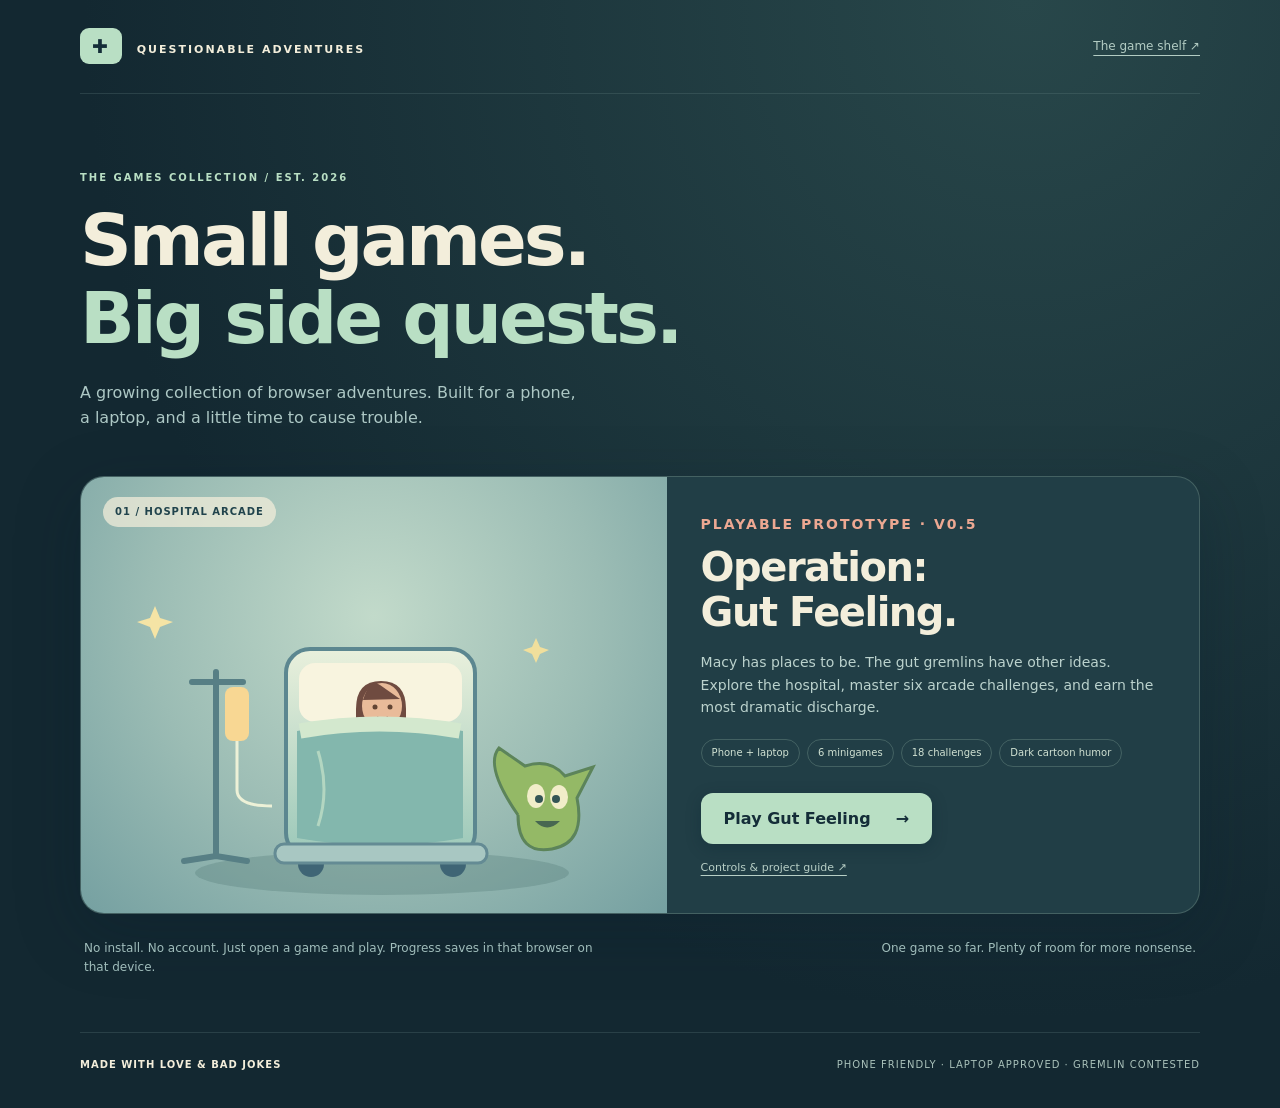
<file: index.html>
<!doctype html>
<html lang="en"><head><meta charset="utf-8"><meta name="viewport" content="width=device-width,initial-scale=1"><meta name="theme-color" content="#132b35"><meta name="description" content="Small browser games. Big side quests. Play on your phone or laptop."><title>Games · Questionable Adventures</title>
<style>
:root{color-scheme:dark;--ink:#142d38;--cream:#f3eedb;--mint:#b9dfc4;--coral:#eda892}*{box-sizing:border-box}body{margin:0;background:radial-gradient(ellipse at 80% 0,#28474a,transparent 65%),#132831;color:var(--cream);font:16px/1.6 system-ui,-apple-system,sans-serif}a{color:inherit}button,a{-webkit-tap-highlight-color:transparent}a:focus-visible{outline:3px solid var(--coral);outline-offset:6px}main,header,footer{width:min(1120px,90%);margin:auto}header{height:94px;display:flex;align-items:center;justify-content:space-between;border-bottom:1px solid #66838244}.brand{font-size:11px;font-weight:800;letter-spacing:2px;text-decoration:none}.brand span{background:var(--mint);color:var(--ink);padding:7px 12px;border-radius:9px;margin-right:9px;font-size:19px}header>a:last-child{font-size:12px;color:#b3ccc3;text-underline-offset:5px}.intro{padding:66px 0 45px}.eyebrow{font-size:10px;letter-spacing:2px;color:var(--mint);font-weight:800}h1{font-size:clamp(38px,6vw,72px);letter-spacing:-3px;line-height:1.08;max-width:700px;margin:16px 0 22px}h1 em{color:var(--mint);font-style:normal}.intro p:last-child{color:#adc8c5;max-width:510px;margin:0}.game{display:grid;grid-template-columns:1.1fr 1fr;border:1px solid #78978c66;border-radius:24px;overflow:hidden;background:#213e46;box-shadow:0 18px 65px #061d2a40}.art{min-height:390px;position:relative;display:grid;place-items:center;background:radial-gradient(ellipse at 50% 32%,#c2daca,#9bbcb4 55%,#75a0a1);color:#20434c}.art svg{width:100%;max-width:500px;align-self:end}.art .badge{position:absolute;left:22px;top:20px;border-radius:40px;padding:7px 12px;background:#f4efdbb8;font-size:10px;font-weight:800;letter-spacing:1px}.copy{padding:36px 34px;display:flex;flex-direction:column;justify-content:center}.copy .eyebrow{color:var(--coral);margin:0 0 10px}.copy h2{font-size:40px;letter-spacing:-1.5px;line-height:1.13;margin:0 0 16px}.copy p{font-size:14px;color:#bbd2cd;margin:0 0 20px}.tags{display:flex;gap:7px;flex-wrap:wrap;margin-bottom:26px}.tags span{padding:5px 10px;border:1px solid #77968c66;border-radius:30px;font-size:10px;color:#d0e1d2}.play{align-self:flex-start;display:inline-flex;gap:25px;align-items:center;text-decoration:none;color:var(--ink);background:var(--mint);padding:13px 23px;border-radius:12px;font-weight:800;box-shadow:0 4px 15px #08222d44;transition:transform .16s}.play:hover{transform:translateY(-2px)}.guide{display:inline-block;font-size:11px;color:#b8cfc6;margin-top:15px;text-underline-offset:4px}.note{display:flex;justify-content:space-between;gap:30px;padding:25px 4px 55px;font-size:12px;color:#a0bdbb}.note p{margin:0;max-width:530px}footer{border-top:1px solid #66838244;padding:24px 0 35px;display:flex;justify-content:space-between;gap:20px;font-size:10px;letter-spacing:1px;color:#a9c1ba}footer strong{color:var(--cream)}@media(max-width:700px){header{height:75px}.brand{font-size:9px;letter-spacing:1px}header>a:last-child{font-size:11px}.intro{padding:40px 0 30px}h1{letter-spacing:-1.8px}.game{grid-template-columns:1fr}.art{min-height:240px;max-height:290px}.art svg{max-width:360px}.copy{padding:27px}.copy h2{font-size:35px}.note,footer{flex-direction:column;gap:10px}.note{padding-bottom:35px}.play{min-height:50px}}@media(prefers-reduced-motion:reduce){.play{transition:none}.play:hover{transform:none}}
</style></head><body>
<header><a class="brand" href="./"><span>✚</span> QUESTIONABLE ADVENTURES</a><a href="https://github.com/DeusNosMachina/games">The game shelf ↗</a></header>
<main><section class="intro"><p class="eyebrow">THE GAMES COLLECTION / EST. 2026</p><h1>Small games.<br><em>Big side quests.</em></h1><p>A growing collection of browser adventures. Built for a phone, a laptop, and a little time to cause trouble.</p></section>
<article class="game"><div class="art"><span class="badge">01 / HOSPITAL ARCADE</span><svg viewBox="0 0 500 370" role="img" aria-label="A hospital bed, an IV stand, and a very suspicious gut gremlin"><defs><linearGradient id="b" x2="0" y2="1"><stop stop-color="#e9f0dc"/><stop offset="1" stop-color="#9bc8b9"/></linearGradient></defs><ellipse cx="258" cy="330" rx="187" ry="22" fill="#567b7955"/><path d="M92 129V313m-32 5 32-5 31 5M68 139h51" fill="none" stroke="#577f85" stroke-width="6" stroke-linecap="round"/><rect x="101" y="144" width="24" height="54" rx="8" fill="#f8d793"/><path d="M113 198v49q0 16 35 16" fill="none" stroke="#edf1d7" stroke-width="3"/><circle cx="187" cy="321" r="13" fill="#3f6575"/><circle cx="329" cy="321" r="13" fill="#3f6575"/><rect x="162" y="106" width="189" height="208" rx="24" fill="url(#b)" stroke="#5c8790" stroke-width="4"/><rect x="175" y="120" width="163" height="59" rx="16" fill="#f8f4df"/><path d="M257 138q-25 0-25 28v30h50v-30q0-28-25-28" fill="#6f4b40"/><ellipse cx="258" cy="163" rx="20" ry="23" fill="#e9bb99"/><path d="M239 157q7-22 17-15t20 14" fill="#6f4b40"/><circle cx="251" cy="164" r="2.5" fill="#624534"/><circle cx="266" cy="164" r="2.5" fill="#624534"/><path d="M253 174q6 5 11 0" fill="none" stroke="#a86b5a" stroke-width="2"/><path d="M173 188q81-15 166 0v107q-83 15-166 0Z" fill="#83b7ad"/><path d="M176 188q79-14 160 0" fill="none" stroke="#d3e8ce" stroke-width="15"/><path d="M194 208q12 39 0 75" fill="none" stroke="#b3d6c1" stroke-width="3"/><rect x="151" y="301" width="212" height="19" rx="9" fill="#a8c7c2" stroke="#648b94" stroke-width="3"/><path d="M394 272q-34-49-19-67l26 18q25-8 40 10l28-9-16 31q9 45-25 51t-34-34" fill="#94b966" stroke="#5c845a" stroke-width="3"/><ellipse cx="412" cy="253" rx="9" ry="12" fill="#f1edc9"/><ellipse cx="435" cy="254" rx="9" ry="12" fill="#f1edc9"/><circle cx="415" cy="256" r="4" fill="#345555"/><circle cx="432" cy="256" r="4" fill="#345555"/><path d="M411 278q12 13 25 0" fill="#476751"/><path d="m31 63 5 12 13 4-13 5-5 12-5-12-13-5 13-4Z" fill="#f5e4a5"/><path d="m412 95 4 9 9 3-9 4-4 9-4-9-9-4 9-3Z" fill="#f1df9c"/></svg></div><div class="copy"><p class="eyebrow">PLAYABLE PROTOTYPE · V0.5</p><h2>Operation:<br>Gut Feeling.</h2><p>Macy has places to be. The gut gremlins have other ideas. Explore the hospital, master six arcade challenges, and earn the most dramatic discharge.</p><div class="tags"><span>Phone + laptop</span><span>6 minigames</span><span>18 challenges</span><span>Dark cartoon humor</span></div><a class="play" href="./gut-feeling/">Play Gut Feeling <span aria-hidden="true">→</span></a><a class="guide" href="https://github.com/DeusNosMachina/games/tree/main/gut-feeling#readme">Controls &amp; project guide ↗</a></div></article>
<div class="note"><p>No install. No account. Just open a game and play. Progress saves in that browser on that device.</p><p>One game so far. Plenty of room for more nonsense.</p></div></main><footer><strong>MADE WITH LOVE &amp; BAD JOKES</strong><span>PHONE FRIENDLY · LAPTOP APPROVED · GREMLIN CONTESTED</span></footer></body></html>
</file>
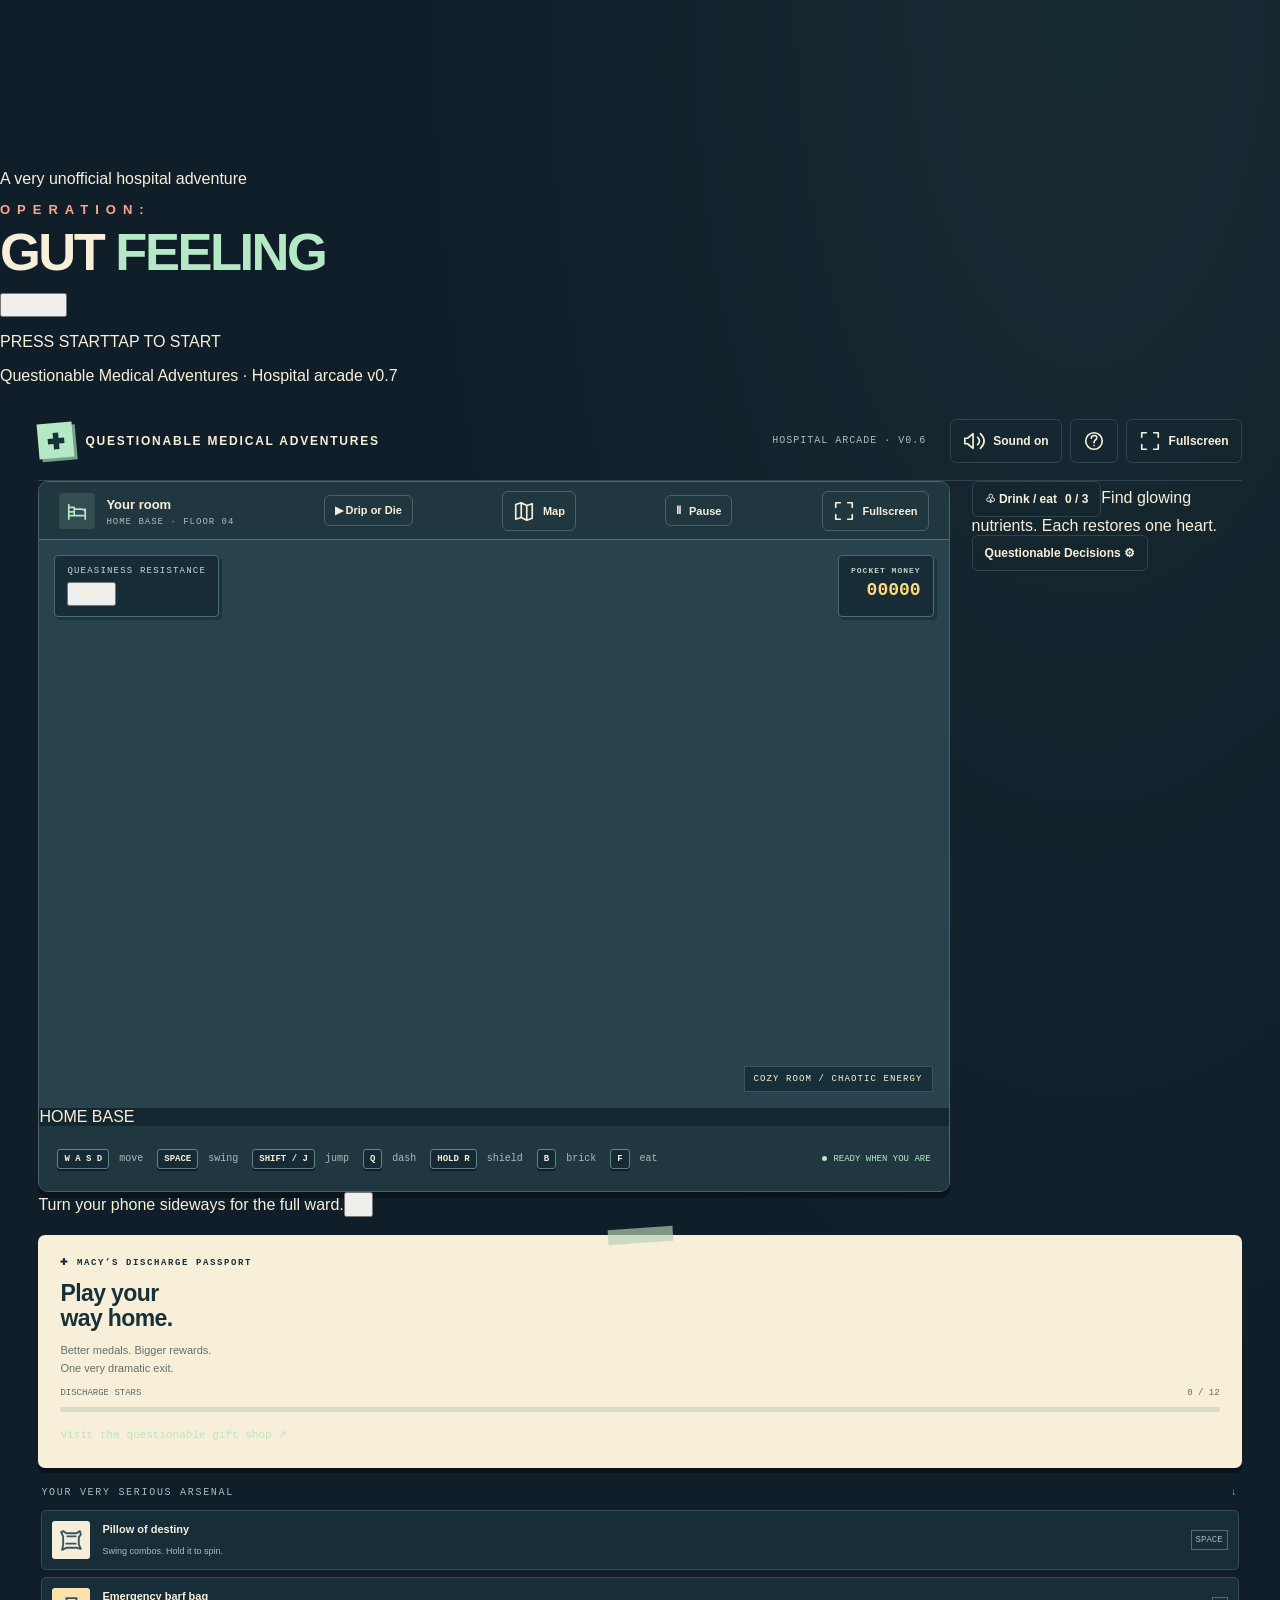
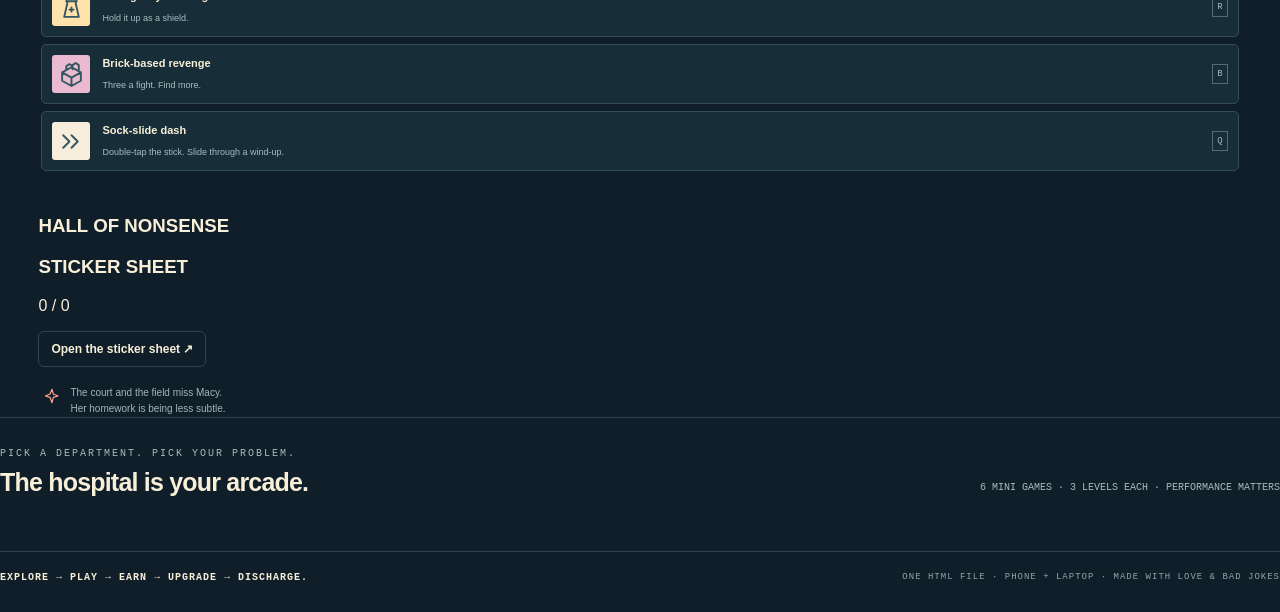
<file: gut-feeling/src/template.html>
<!doctype html>
<html lang="en">
<head>
<meta charset="utf-8">
<meta name="viewport" content="width=device-width,initial-scale=1,viewport-fit=cover">
<meta name="theme-color" content="#101e29">
<meta name="apple-mobile-web-app-capable" content="yes">
<meta name="mobile-web-app-capable" content="yes">
<meta name="apple-mobile-web-app-status-bar-style" content="black-translucent">
<meta name="apple-mobile-web-app-title" content="Gut Feeling">
<meta name="format-detection" content="telephone=no">
<meta name="description" content="Operation: Gut Feeling. A delightfully unhinged hospital adventure. A self-contained playable concept for phones and desktops.">
<title>Operation: Gut Feeling. A hospital adventure.</title>
<link rel="icon" type="image/png" sizes="64x64" href="favicon.png">
<link rel="icon" type="image/png" sizes="192x192" href="icon-192.png">
<link rel="apple-touch-icon" sizes="180x180" href="apple-touch-icon.png">
<link rel="manifest" href="manifest.webmanifest">
<meta name="theme-color" content="#173445">
<meta name="apple-mobile-web-app-capable" content="yes">
<meta name="apple-mobile-web-app-status-bar-style" content="black-translucent">
<meta name="apple-mobile-web-app-title" content="Gut Feeling">
<meta property="og:type" content="website">
<meta property="og:title" content="Operation: Gut Feeling">
<meta property="og:description" content="A hospital arcade for Macy: six games, a ward full of gremlins, a hallway full of her people, and one very long send-off.">
<meta property="og:url" content="https://deusnosmachina.github.io/games/gut-feeling/">
<meta property="og:image" content="https://deusnosmachina.github.io/games/gut-feeling/og.png">
<meta property="og:image:width" content="1200">
<meta property="og:image:height" content="630">
<meta name="twitter:card" content="summary_large_image">
<meta name="twitter:title" content="Operation: Gut Feeling">
<meta name="twitter:description" content="A hospital arcade for Macy: six games, a ward full of gremlins, a hallway full of her people, and one very long send-off.">
<meta name="twitter:image" content="https://deusnosmachina.github.io/games/gut-feeling/og.png">
<style>
:root{--bg:#101e29;--panel:#172a35;--line:#30444e;--cream:#f8efd9;--muted:#a8bdbe;--mint:#b5e8c5;--yellow:#ffda79;--coral:#ffa48e;--ink:#17313a;--shadow:0 6px 0 #09131c;--mono:ui-monospace,SFMono-Regular,Consolas,monospace}*{box-sizing:border-box}body{margin:0;background:var(--bg);color:var(--cream);font-family:Arial,Helvetica,sans-serif;background-image:radial-gradient(ellipse at 85% 0, #25444455,transparent 45%)}button,input{font:inherit}button{cursor:pointer;color:inherit}button:focus-visible,input:focus-visible,a:focus-visible{outline:3px solid var(--yellow);outline-offset:4px}button:disabled{opacity:.45;cursor:default}button{touch-action:manipulation}svg{width:22px;height:22px;vertical-align:middle;fill:none;stroke:currentColor;stroke-width:1.8;stroke-linecap:round;stroke-linejoin:round}.wrap{width:min(1400px,94%);margin:auto}header{height:80px;display:flex;align-items:center;justify-content:space-between;border-bottom:1px solid var(--line);gap:12px}.brand{display:flex;align-items:center;gap:12px;text-transform:uppercase;font-size:12px;letter-spacing:1.8px;font-weight:800}.brandmark{height:35px;width:35px;background:var(--mint);color:var(--ink);display:grid;place-items:center;box-shadow:3px 3px 0 #749f8c;transform:rotate(-5deg)}.header-actions{display:flex;gap:8px;align-items:center}.iconbtn,.smallbtn{border:1px solid var(--line);background:transparent;border-radius:6px;padding:10px 12px;display:inline-flex;gap:8px;align-items:center;font-size:12px;font-weight:700}.iconbtn:hover,.smallbtn:hover{background:#28424c}.version{font:10px var(--mono);color:var(--muted);margin-right:16px;text-transform:uppercase;letter-spacing:1px}.eyebrow{font:10px var(--mono);letter-spacing:2px;font-weight:700;color:var(--mint);margin:0 0 13px;text-transform:uppercase}.eyebrow .dot{display:inline-block;width:6px;height:6px;background:var(--mint);margin-right:7px;box-shadow:0 0 12px #b5e8c555}h1{font-size:clamp(34px,4.1vw,60px);font-weight:900;line-height:.95;letter-spacing:-2.5px;margin:0}h1 .operation{display:block;font-size:13px;letter-spacing:7px;font-weight:700;margin-bottom:11px;color:var(--coral)}h1 em{font-style:normal;color:var(--mint)}.game-layout{display:grid;grid-template-columns:minmax(0,1fr) 270px;gap:22px;align-items:start}.cabinet{border:1px solid #4a646b;background:#142730;border-radius:10px;box-shadow:var(--shadow);overflow:hidden}.gamebar{height:58px;padding:0 20px;display:flex;align-items:center;justify-content:space-between;gap:8px;background:#203740;border-bottom:1px solid #567174}.room-label{display:flex;gap:11px;align-items:center}.room-label>span{display:grid;place-items:center;background:#b5e8c520;color:var(--mint);padding:7px;border-radius:4px}.room-label strong{font-size:13px}.room-label small{display:block;font:9px var(--mono);letter-spacing:1px;color:var(--muted);margin-top:4px}.gamebar .smallbtn{border-color:#4a626b;padding:8px 10px;font-size:11px}.stage{position:relative;aspect-ratio:1.6;background:#29434e;isolation:isolate;overflow:hidden}#game{width:100%;height:100%;display:block;image-rendering:auto;outline:none;touch-action:none}.hud{position:absolute;inset:15px 15px auto;display:flex;justify-content:space-between;gap:10px;pointer-events:none}.hud-card{background:#162b35ed;border:1px solid #516c71;border-radius:4px;padding:10px 12px;box-shadow:3px 3px 0 #0c1d2866}.health-name{font:9px var(--mono);text-transform:uppercase;letter-spacing:1.2px;color:#c5d8d0;margin-bottom:6px}.hearts{display:flex;gap:5px;color:var(--coral)}.hearts svg{width:18px;height:18px;fill:currentColor;stroke:none}.hearts .empty{color:#47616a}.score{font:700 18px var(--mono);color:var(--yellow);text-align:right;white-space:nowrap}.score small{font-size:8px;letter-spacing:1px;color:#bfd0c9;display:block;margin-bottom:5px}.scene-tag{position:absolute;right:16px;bottom:16px;font:9px var(--mono);letter-spacing:1.1px;color:#fff6d4;background:#122b34c9;padding:7px 9px;border:1px solid #71928c66;pointer-events:none}.primary{display:inline-flex;align-items:center;justify-content:center;gap:9px;background:var(--mint);border:1px solid #17313a;border-radius:4px;box-shadow:0 3px 0 #17313a;color:var(--ink);font-size:12px;font-weight:800;padding:11px 16px}.primary:hover{filter:brightness(1.07);transform:translateY(-1px)}.primary:active{transform:translateY(2px);box-shadow:none}.primary.coral{background:var(--coral)}.primary.yellow{background:var(--yellow)}.toast{position:absolute;top:100px;left:50%;transform:translateX(-50%);background:var(--cream);color:var(--ink);border:2px solid #17313a;box-shadow:3px 3px 0 #17313a;font:700 11px var(--mono);padding:11px 16px;text-align:center;width:max-content;max-width:80%;opacity:0;pointer-events:none;transition:opacity .15s}.toast.show{opacity:1}.controlbar{background:#203740;min-height:65px;display:flex;align-items:center;justify-content:space-between;padding:12px 18px;gap:10px}.key-guide{color:var(--muted);font:10px var(--mono);display:flex;gap:14px;align-items:center}.key-guide b{display:inline-block;color:var(--cream);border:1px solid #678087;background:#142a34;border-radius:3px;padding:4px 6px;font-size:9px;box-shadow:0 2px 0 #0c1d28;margin-right:4px}.play-status{display:flex;align-items:center;gap:6px;color:var(--mint);font:9px var(--mono);white-space:nowrap}.play-status i{width:5px;height:5px;background:var(--mint);border-radius:50%}.touch-controls{display:none;justify-content:space-between;align-items:center;width:100%;gap:10px;user-select:none}.joystick{width:100px;height:100px;border-radius:50%;border:1px solid #6c8a8a;background:#152c35;position:relative;touch-action:none;box-shadow:inset 0 0 0 10px #1d3741;flex-shrink:0}.joystick:before,.joystick:after{content:'';position:absolute;background:#526f74;opacity:.5}.joystick:before{width:1px;height:70px;left:49px;top:14px}.joystick:after{height:1px;width:70px;top:49px;left:14px}.stick{position:absolute;width:42px;height:42px;left:28px;top:28px;background:#94b9b3;border-radius:50%;border:3px solid #c0dcd0;box-shadow:0 4px 0 #0b202a;z-index:2;pointer-events:none}.touch-actions{display:flex;align-items:center;gap:10px}.touch-actions button{border-radius:50%;width:62px;height:62px;border:2px solid #101e29;box-shadow:0 4px 0 #0c1d28;background:var(--mint);color:var(--ink);display:flex;flex-direction:column;align-items:center;justify-content:center;gap:3px;font:700 8px var(--mono);touch-action:none}.touch-actions .attack{width:78px;height:78px;background:var(--coral)}.touch-actions .cycle{width:44px;height:44px;background:#38515a;color:var(--cream);border:1px solid #6d8588}.sidebar{display:flex;flex-direction:column;gap:18px}.questcard{background:var(--cream);color:var(--ink);border-radius:7px;padding:22px;box-shadow:0 5px 0 #09131c;position:relative}.questcard:before{content:'';position:absolute;width:65px;height:15px;left:calc(50% - 32px);top:-7px;background:#b8d1b3aa;transform:rotate(-4deg)}.section-kicker{font:9px var(--mono);font-weight:700;letter-spacing:1.6px;text-transform:uppercase}.questcard h2{font-size:23px;line-height:1.06;letter-spacing:-.6px;margin:13px 0 8px}.questcard>p{font-size:11px;line-height:1.65;color:#62716c}.quest-list{list-style:none;margin:19px 0;padding:0;display:grid;gap:17px}.quest-list li{display:flex;gap:10px}.quest-list i{font:11px var(--mono);font-style:normal;min-width:22px;height:22px;border:1px solid #809186;display:grid;place-items:center;border-radius:3px}.quest-list .done i{background:#d0e3c7}.quest-list strong{font-size:11px;display:block;line-height:1.5}.quest-list small{font-size:10px;line-height:1.5;color:#718077;display:block;margin-top:2px}.progress-label{display:flex;justify-content:space-between;font:9px var(--mono);color:#547266}.progress-track{height:5px;background:#d7dcc8;margin-top:9px;border-radius:3px}.progress-track div{height:100%;width:0;background:#527e62;transition:width .5s}.inventory{padding:0 3px}.inventory h3{font:10px var(--mono);color:var(--muted);letter-spacing:1.7px;display:flex;justify-content:space-between;margin:1px 0 12px}.item{display:flex;gap:12px;align-items:center;width:100%;text-align:left;background:#172e38;border:1px solid #324d56;padding:10px;border-radius:5px;margin-bottom:7px}.item.selected{border-color:var(--mint);background:#203c42}.item-icon{width:38px;height:38px;flex-shrink:0;background:#f6eddb;color:#345661;border-radius:3px;display:grid;place-items:center}.item:nth-of-type(2) .item-icon{background:#ffe2ab}.item:nth-of-type(3) .item-icon{background:#e9bad0}.item-icon svg{width:25px;height:25px}.item strong{display:block;font-size:11px;margin-bottom:5px}.item small{color:var(--muted);font-size:9px}.item kbd{margin-left:auto;font:9px var(--mono);border:1px solid #536c74;padding:4px;color:var(--muted)}.aside-note{display:flex;gap:10px;padding:0 6px;color:#9fb7b6;font-size:10px;line-height:1.6}.aside-note svg{flex-shrink:0;width:16px;color:var(--coral)}.below{display:flex;align-items:center;justify-content:space-between;gap:16px;margin:20px 0 32px;font-size:11px;color:var(--muted)}.below span{color:var(--coral)}.textbtn{background:none;border:0;color:var(--mint);padding:5px 0;font:11px var(--mono)}.world-section{border-top:1px solid var(--line);padding:30px 0 35px}.world-heading{display:flex;align-items:end;justify-content:space-between;gap:10px;margin-bottom:19px}.world-heading h2{font-size:25px;letter-spacing:-.8px;margin:0}.world-heading p{font:10px var(--mono);color:var(--muted);margin:0 0 4px}.department-grid{display:grid;grid-template-columns:repeat(5,1fr);gap:12px}.dept-card{padding:0;text-align:left;border:1px solid #38525b;border-radius:6px;overflow:hidden;background:#1b303a;transition:transform .2s}.dept-card:hover{transform:translateY(-4px);border-color:var(--mint)}.dept-card canvas{display:block;width:100%;height:auto;aspect-ratio:260/135;image-rendering:auto;background:#25424b}.dept-copy{padding:13px 13px 15px}.dept-copy>div{display:flex;justify-content:space-between;font:8px var(--mono);letter-spacing:.8px;color:var(--mint);margin-bottom:7px}.dept-card h3{font-size:13px;margin:0 0 7px}.dept-card p{font-size:10px;line-height:1.5;color:var(--muted);margin:0}.dept-copy .soon{color:var(--coral)}footer{display:flex;justify-content:space-between;align-items:center;padding:20px 0 30px;border-top:1px solid var(--line);font:9px var(--mono);letter-spacing:1px;color:#8ea6a9;gap:12px}footer strong{color:var(--cream);font-size:10px}dialog{border:1px solid #58717a;border-radius:12px;color:var(--cream);background:#142a35;box-shadow:0 20px 100px #0009;width:min(640px,94vw);padding:0;max-height:90dvh}dialog::backdrop{background:#07121bd9;backdrop-filter:blur(6px)}.modal-head{display:flex;align-items:center;justify-content:space-between;padding:20px 24px;border-bottom:1px solid #38505a}.modal-head h2{font-size:20px;letter-spacing:-.5px;margin:0}.close{background:transparent;border:1px solid #536d75;padding:6px;border-radius:4px;color:var(--cream);line-height:1}.modal-body{padding:24px}.modal-body>p{color:var(--muted);font-size:13px;line-height:1.7}.modal-note{color:#91a9ab;font:10px var(--mono);line-height:1.7;margin:18px 0 0}.help-grid{display:grid;grid-template-columns:1fr 1fr;gap:15px;margin:20px 0}.help-grid div{background:#203b44;padding:15px;border-radius:5px}.help-grid strong{display:block;color:var(--mint);font-size:12px;margin-bottom:8px}.help-grid p{font-size:11px;color:#c1d1cf;line-height:1.7;margin:0}.name-row{display:flex;gap:10px;align-items:center;margin:20px 0}.name-row input{min-width:0;width:100%;background:#0c202b;border:1px solid #557279;border-radius:4px;padding:12px;color:var(--cream)}label{font-size:12px;color:var(--muted)}.iv-visual{height:150px;position:relative;background:#213b46;border:1px solid #46616c;border-radius:6px;overflow:hidden;display:grid;place-items:center}.iv-visual canvas{width:100%;height:100%;image-rendering:auto}.iv-text{text-align:center}.iv-text h3{font-size:24px;margin:18px 0 9px}.iv-text p{font-size:12px;color:var(--muted);line-height:1.7;margin-bottom:20px}.rhythm-track{height:48px;background:#0a202c;border:2px solid #65848a;border-radius:5px;position:relative;overflow:hidden;margin:18px 0}.sweetspot{position:absolute;left:36%;width:28%;height:100%;background:#b5e8c55c;border-left:2px solid var(--mint);border-right:2px solid var(--mint)}.beat-marker{position:absolute;left:0;width:7px;top:4px;bottom:4px;background:var(--yellow);box-shadow:0 0 10px #ffda79aa}.iv-status{display:flex;justify-content:space-between;font:10px var(--mono);color:var(--muted)}.iv-actions{display:flex;flex-wrap:wrap;justify-content:center;gap:12px;margin-top:20px}.iv-actions .primary{min-height:48px;padding:14px 25px}.recovery-pips{color:var(--mint);font:18px var(--mono);letter-spacing:8px}.splatter-screen{position:absolute;inset:0;pointer-events:none}.result-copy{text-align:center}.result-copy h3{font-size:34px;line-height:1;letter-spacing:-1px;color:var(--coral);margin:20px 0 10px}.result-copy p{color:var(--muted);font-size:12px;line-height:1.7}.result-copy .primary{margin:14px 0}.puzzle-options{display:flex;justify-content:center;gap:12px;margin:22px 0}.puzzle-options button{width:72px;height:72px;background:var(--mint);border:2px solid #0c202a;box-shadow:0 4px 0 #0c202a;border-radius:5px;font-size:25px;color:var(--ink)}.puzzle-options button:nth-child(2){background:var(--coral)}.puzzle-options button:nth-child(3){background:var(--yellow)}.puzzle-pattern{font:700 28px var(--mono);letter-spacing:12px;color:var(--mint);text-align:center;padding:20px;background:#0c202a;border-radius:5px}.hidden{display:none!important}
#ivDialog.gory{background:radial-gradient(ellipse at 4% 5%,#79233b88 0 6%,transparent 6.4%),radial-gradient(ellipse at 93% 70%,#a62d4b55 0 9%,transparent 9.4%),radial-gradient(ellipse at 19% 93%,#a62d4b55 0 5%,transparent 5.4%),#211e2d;border-color:#aa5260}#ivDialog.gory::backdrop{background:radial-gradient(circle at 12% 20%,#a82f49cc 0 2%,transparent 2.2%),radial-gradient(ellipse at 83% 12%,#a82f49cc 0 4%,transparent 4.2%),radial-gradient(ellipse at 22% 82%,#a82f49cc 0 5%,transparent 5.2%),radial-gradient(ellipse at 88% 75%,#b52f4ac9 0 3%,transparent 3.2%),#180e1ce6}#ivDialog.gory .iv-visual{height:190px;border-color:#95465a}
@media(pointer:coarse){.touch-controls{display:flex}.key-guide,.play-status{display:none}}
@media(max-width:1100px){.game-layout{grid-template-columns:minmax(0,1fr) 235px;gap:16px}.questcard{padding:18px}.key-guide{gap:8px;font-size:9px}.gamebar{padding:0 12px}.department-grid{gap:9px}.dept-copy{padding:11px}}
@media(max-width:800px){.wrap{width:94%}header{height:62px}.version{display:none}.game-layout{display:block}.sidebar{display:grid;grid-template-columns:1fr 1fr;margin-top:26px;gap:18px}.aside-note{grid-column:1/-1}.questcard{padding:20px}.inventory{padding-top:5px}.world-heading{align-items:start;flex-direction:column;gap:10px}.below{margin-top:18px}.key-guide{font-size:10px;gap:15px}.scene-tag{font-size:8px}}
@media(max-width:540px){.brand{font-size:9px;letter-spacing:1px;gap:9px}.brandmark{width:28px;height:28px}.header-actions{gap:6px}.header-actions button{padding:8px}.header-actions button span{display:none}h1{font-size:42px;letter-spacing:-1.8px}h1 .operation{font-size:11px;letter-spacing:5px}.eyebrow{font-size:8px;letter-spacing:1.5px}.gamebar{height:54px;padding:0 10px}.room-label{gap:8px}.room-label strong{font-size:11px}.room-label small{font-size:8px}.room-label>span{padding:5px}.gamebar .smallbtn{padding:8px;font-size:10px}.gamebar .smallbtn svg{width:16px;height:16px}.stage{aspect-ratio:1.12}.hud{inset:9px 9px auto}.hud-card{padding:8px}.health-name{font-size:7px}.hearts{gap:3px}.hearts svg{width:14px;height:14px}.score{font-size:14px}.score small{font-size:7px}.scene-tag{right:9px;bottom:9px;font-size:6px}.toast{font-size:9px;top:76px;padding:10px;max-width:90%}.controlbar{padding:13px 18px;min-height:128px}.touch-controls{display:flex}.key-guide,.play-status{display:none}.joystick{width:88px;height:88px}.joystick:before{left:43px;top:13px;height:60px}.joystick:after{top:43px;left:13px;width:60px}.stick{left:22px;top:22px}.touch-actions{gap:8px}.touch-actions button{width:54px;height:54px}.touch-actions .attack{width:68px;height:68px}.touch-actions .cycle{width:35px;height:35px}.sidebar{grid-template-columns:1fr;gap:22px}.questcard{display:none}.inventory{padding:0}.inventory h3{font-size:9px}.items{display:grid;grid-template-columns:repeat(3,1fr);gap:8px}.item{flex-direction:column;text-align:center;padding:12px 5px;gap:10px;margin:0}.item strong{font-size:10px}.item small{font-size:8px;line-height:1.4;display:block}.item kbd{display:none}.item-icon{width:35px;height:35px}.aside-note{font-size:10px}.below{font-size:10px;align-items:start}.below>div{max-width:240px;line-height:1.6}.below .textbtn{font-size:9px;white-space:nowrap}.world-section{padding:24px 0}.world-heading h2{font-size:23px}footer{font-size:8px;line-height:1.8}footer strong{font-size:9px}.modal-head{padding:17px}.modal-body{padding:18px}.modal-head h2{font-size:18px}.help-grid{gap:8px}.help-grid div{padding:11px}.help-grid p{font-size:10px}}
@media(max-width:370px){.touch-actions{gap:6px}.touch-actions .attack{width:58px;height:58px}.touch-actions button{width:47px;height:47px}.controlbar{padding:12px}.joystick{transform:scale(.9)}h1{font-size:37px}.brand{letter-spacing:0}}
@media(prefers-reduced-motion:reduce){*{scroll-behavior:auto!important;transition:none!important}}
/* V2_STYLES */
</style>
</head>
<body>
<svg style="position:absolute;width:0;height:0;overflow:hidden" aria-hidden="true"><defs>
<symbol id="i-cross" viewBox="0 0 24 24"><path d="M9 3h6v6h6v6h-6v6H9v-6H3V9h6z" fill="currentColor" stroke="none"/></symbol>
<symbol id="i-sound" viewBox="0 0 24 24"><path d="M11 4 5 9H2v6h3l6 5zM16 8q4 4 0 8M19 4q8 8 0 16"/></symbol>
<symbol id="i-mute" viewBox="0 0 24 24"><path d="M11 4 5 9H2v6h3l6 5zM16 9l6 6m0-6-6 6"/></symbol>
<symbol id="i-help" viewBox="0 0 24 24"><circle cx="12" cy="12" r="9"/><path d="M9 9c0-4 7-4 6 0-.5 2-3 2-3 5m0 3h.01"/></symbol>
<symbol id="i-expand" viewBox="0 0 24 24"><path d="M8 3H3v5m13-5h5v5M3 16v5h5m13-5v5h-5"/></symbol>
<symbol id="i-map" viewBox="0 0 24 24"><path d="m3 5 6-2 6 3 6-2v16l-6 2-6-3-6 2zM9 3v16m6-13v16"/></symbol>
<symbol id="i-bed" viewBox="0 0 24 24"><path d="M3 5v16m18-11v11M3 17h18M3 8h6v5H3m6-3h8q4 0 4 4v3H9z"/></symbol>
<symbol id="i-heart" viewBox="0 0 24 24"><path d="M2 5h3V2h5v3h4V2h5v3h3v8l-10 9L2 13z"/></symbol>
<symbol id="i-pillow" viewBox="0 0 24 24"><path d="m4 3 3 2h10l3-2 1 3-2 3v7l2 4-4-1H7l-4 2 1-5V8L2 4zM8 8h8m-9 7h9"/></symbol>
<symbol id="i-bag" viewBox="0 0 24 24"><path d="M7 3h10l-1 5 3 13H5L8 8zM7 6h10m-7 8h4m-2-2v4"/></symbol>
<symbol id="i-dash" viewBox="0 0 24 24"><path d="M4 6l6 6-6 6M12 6l6 6-6 6"/></symbol>
<symbol id="i-brick" viewBox="0 0 24 24"><path d="m3 10 9-5 9 5v8l-9 5-9-5zM3 10l9 5 9-5m-9 5v8M7 7V4l3-2 3 2v3m0-1V3l3-2 3 2v5"/></symbol>
<symbol id="i-arrow" viewBox="0 0 24 24"><path d="M4 12h16m-6-6 6 6-6 6"/></symbol>
<symbol id="i-close" viewBox="0 0 24 24"><path d="m6 6 12 12M18 6 6 18"/></symbol>
<symbol id="i-spark" viewBox="0 0 24 24"><path d="m12 2 2 7 7 3-7 2-2 8-3-8-7-2 7-3z"/></symbol>
</defs></svg>
<div class="title-screen" id="titleScreen" data-state="up" role="dialog" aria-modal="true" aria-labelledby="titleLogo"><canvas id="titleArt" aria-hidden="true"></canvas><div class="title-top"><p class="title-tag">A very unofficial hospital adventure</p><h1 class="title-logo" id="titleLogo"><span class="operation">OPERATION:</span>GUT <em>FEELING</em></h1><p class="title-welcome" id="titleWelcome"></p></div><div class="title-bottom"><button class="title-start" id="titleStart">START</button><p class="title-press" aria-hidden="true"><span class="press-key">PRESS START</span><span class="press-touch">TAP TO START</span></p><p class="title-foot">Questionable Medical Adventures · Hospital arcade v0.7</p></div></div>
<div class="wrap">
<header><div class="brand"><span class="brandmark"><svg><use href="#i-cross"/></svg></span>Questionable medical adventures</div><div class="header-actions"><span class="version">HOSPITAL ARCADE · v0.6</span><button id="soundBtn" class="iconbtn" aria-label="Turn sound off" title="Sound on"><svg><use href="#i-sound"/></svg><span>Sound on</span></button><button id="helpBtn" class="iconbtn" aria-label="How to play"><svg><use href="#i-help"/></svg></button><button id="fullBtn" class="iconbtn" aria-label="Play fullscreen" title="Fullscreen"><svg><use href="#i-expand"/></svg><span>Fullscreen</span></button></div></header>
<main>
<div class="game-layout"><div>
<div class="cabinet" id="cabinet">
<div class="gamebar"><div class="room-label"><span><svg><use href="#i-bed"/></svg></span><div><strong id="roomTitle">Your room</strong><small id="roomSub">HOME BASE · FLOOR 04</small></div></div><button id="arcadeBtn" class="smallbtn arcade-launch">▶ Drip or Die</button><button id="mapBtn" class="smallbtn" aria-label="Hospital map"><svg><use href="#i-map"/></svg><span class="btn-label">Map</span></button><button id="pauseBtn" class="smallbtn" aria-label="Pause" aria-pressed="false"><span aria-hidden="true">Ⅱ</span><span class="btn-label">Pause</span></button><button id="arcadeToggle" class="smallbtn arcade-toggle" aria-label="Play fullscreen"><svg><use href="#i-expand"/></svg><span class="btn-label">Fullscreen</span></button></div>
<div class="stage" id="stage"><canvas id="game" width="1000" height="625" tabindex="0" aria-label="Playable hospital adventure. Move with WASD or arrow keys, Space to swing the pillow, Shift to jump, Q to dash, hold R for the barf-bag shield, B to throw a brick."></canvas>
<div class="hud"><div class="hud-card"><div class="health-name" id="healthName">Queasiness resistance</div><div class="hearts-row"><div class="hearts" id="hearts" role="img"></div><button id="hudEat" class="hud-eat" aria-label="Eat a nutrient">+♥ 0</button></div></div><div class="hud-card score"><small>POCKET MONEY</small><span id="score">00000</span></div></div>
<div class="toast" id="toast" role="status" aria-live="polite"></div>
<div class="scene-tag" id="sceneTag">COZY ROOM / CHAOTIC ENERGY</div>
<div class="ward-pause hidden" id="wardPaused" role="group" aria-labelledby="wardPausedTitle"><div class="ward-pause-card"><strong id="wardPausedTitle">Paused.</strong><p>The gremlins are pretending to be furniture.</p><button class="primary coral" id="wardResume">Resume</button><div class="ward-pause-grid"><button class="smallbtn pause-rematch hidden" id="pauseRematch">Rematch ↻</button><button class="smallbtn" id="pauseMap">Map</button><button class="smallbtn" id="pauseShop">Gift shop</button><button class="smallbtn" id="pauseStickers">Stickers</button><button class="smallbtn" id="pauseHelp">How to play</button><button class="smallbtn" id="pauseSound">Sound on</button><button class="smallbtn" id="pauseFull">Fullscreen</button><button class="smallbtn" id="pauseControls">Controls: Joystick</button><button class="smallbtn" id="pauseQuit">Quit to title</button></div></div></div>
</div>
<div class="ward-strip"><span id="wardStatus">HOME BASE</span><button id="rematchBtn" class="smallbtn hidden">Rematch ↻</button></div><div class="controlbar"><div class="key-guide" id="keyGuide"><span><b>W A S D</b> move</span><span><b>SPACE</b> swing</span><span><b>SHIFT / J</b> jump</span><span><b>Q</b> dash</span><span><b>HOLD R</b> shield</span><span><b>B</b> brick</span><span><b>F</b> eat</span></div><div class="play-status"><i></i><span id="playStatus">READY WHEN YOU ARE</span></div><div class="touch-controls"><div class="joystick" id="joystick" role="group" aria-label="Movement joystick. Double-tap it to dash."><div class="stick" id="stick"><span class="joy-dash" id="joyDash" aria-hidden="true">»</span></div></div><div class="touch-actions" id="touchActions"><button class="act eat" id="touchEat" aria-label="Eat a nutrient. 0 carried." disabled><span class="act-icon" aria-hidden="true">+♥</span><small>EAT</small><b class="act-badge" id="touchEatCount">0</b></button><button class="act kit brick" id="brickBtn" aria-label="Throw a brick. 3 left."><svg aria-hidden="true"><use href="#i-brick"/></svg><small>BRICK</small><b class="act-badge" id="brickCount">3</b></button><button class="act kit shield" id="shieldBtn" aria-label="Hold for the barf-bag shield"><svg aria-hidden="true"><use href="#i-bag"/></svg><small>SHIELD</small></button><button class="act" id="jumpBtn" aria-label="Jump"><span class="act-icon" aria-hidden="true">↑</span><small>JUMP</small></button><button class="attack" id="attackBtn" aria-label="Swing the pillow. Hold to keep swinging, drag to aim."><svg aria-hidden="true"><use href="#i-pillow"/></svg><span>SWING</span><b class="combo-tag" aria-hidden="true">COMBO</b></button></div></div></div></div>
<div class="turn-hint" id="turnHint"><span>Turn your phone sideways for the full ward.</span><button id="turnHintClose" aria-label="Hide this hint">✕</button></div>
</div>
<div class="supplybar"><button id="eatBtn" class="smallbtn">♧ Drink / eat <span id="foodCount">0 / 3</span></button><span id="supplyNote">Find glowing nutrients. Each restores one heart.</span><button id="difficultyBtn" class="smallbtn">Questionable Decisions ⚙</button></div>
</div><aside class="sidebar"><section class="daily-card" id="dailyCard" aria-label="Daily Dose"></section><section class="questcard"><div class="section-kicker">✚ Macy’s discharge passport</div><h2>Play your <br>way home.</h2><p>Better medals. Bigger rewards.<br>One very dramatic exit.</p><div id="passport"></div><div class="progress-label"><span>DISCHARGE STARS</span><span id="progressLabel">0 / 12</span></div><div class="progress-track"><div id="progressBar"></div></div><p id="dischargeRules" class="rules"></p><button id="shopBtn" class="textbtn">Visit the questionable gift shop ↗</button></section><section class="inventory"><h3>YOUR VERY SERIOUS ARSENAL <span>↓</span></h3><div class="items"><div class="item"><span class="item-icon"><svg><use href="#i-pillow"/></svg></span><span><strong>Pillow of destiny</strong><small>Swing combos. Hold it to spin.</small></span><kbd>SPACE</kbd></div><div class="item"><span class="item-icon"><svg><use href="#i-bag"/></svg></span><span><strong>Emergency barf bag</strong><small>Hold it up as a shield.</small></span><kbd>R</kbd></div><div class="item"><span class="item-icon"><svg><use href="#i-brick"/></svg></span><span><strong>Brick-based revenge</strong><small>Three a fight. Find more.</small></span><kbd>B</kbd></div><div class="item"><span class="item-icon"><svg><use href="#i-dash"/></svg></span><span><strong>Sock-slide dash</strong><small>Double-tap the stick. Slide through a wind-up.</small></span><kbd>Q</kbd></div></div></section><div class="sidebar-col"><section class="hall-panel" aria-labelledby="hallTitle"><h3 id="hallTitle">HALL OF NONSENSE</h3><div id="hallStats" class="hall"></div></section><section class="sticker-card" aria-labelledby="stickerCardTitle"><div class="sticker-card-top"><h3 id="stickerCardTitle">STICKER SHEET</h3><span id="stickerCardCount">0 / 0</span></div><div class="sticker-card-track" aria-hidden="true"><div id="stickerCardBar"></div></div><div class="sticker-strip" id="stickerCardStrip"></div><p id="stickerCardNote" class="sticker-card-note"></p><button id="stickerBtn" class="smallbtn sticker-open">Open the sticker sheet ↗</button></section></div><div class="aside-note"><svg><use href="#i-spark"/></svg><div>The court and the field miss Macy.<br>Her homework is being less subtle.</div></div></aside></div>
<section class="world-section"><div class="world-heading"><div><p class="eyebrow" style="margin-bottom:9px">Pick a department. Pick your problem.</p><h2>The hospital is your arcade.</h2></div><p>6 MINI GAMES · 3 LEVELS EACH · PERFORMANCE MATTERS</p></div><div class="department-grid" id="departmentGrid"></div></section>
</main><footer><strong>EXPLORE → PLAY → EARN → UPGRADE → DISCHARGE.</strong><span>ONE HTML FILE · PHONE + LAPTOP · MADE WITH LOVE & BAD JOKES</span></footer></div>
</file>
